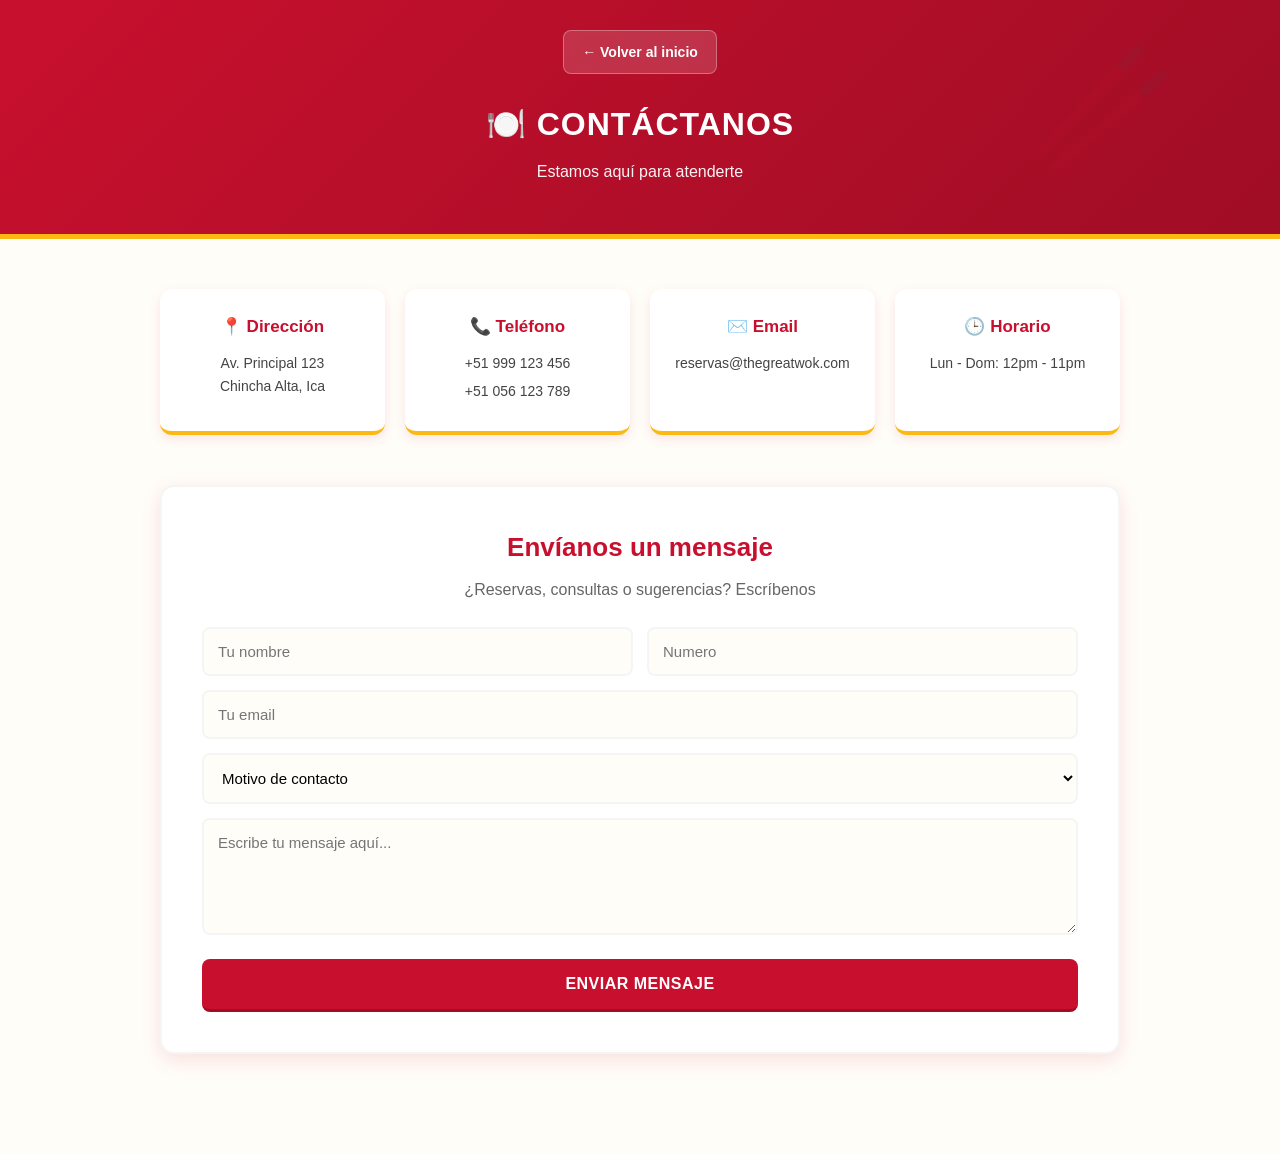
<file: contactos.html>
<!DOCTYPE html>
<html lang="es">
<head>
  <meta charset="UTF-8">
  <meta name="viewport" content="width=device-width, initial-scale=1.0">
  <title>Contáctanos - The Great Wok</title>
  <link rel="stylesheet" href="css/contactos.css">
</head>
<body>
  <header>
    <div class="header-content">
      <a href="index.html" class="btn-volver">← Volver al inicio</a>
      <h1>🍽️ Contáctanos</h1>
      <p>Estamos aquí para atenderte</p>
    </div>
  </header>

  <div class="container">
    
    <!-- Info del restaurante -->
    <section class="info-grid">
      <div class="info-card">
        <h3>📍 Dirección</h3>
        <p>Av. Principal 123<br>Chincha Alta, Ica</p>
      </div>
      <div class="info-card">
        <h3>📞 Teléfono</h3>
        <p>+51 999 123 456</p>
        <p>+51 056 123 789</p>
      </div>
      <div class="info-card">
        <h3>✉️ Email</h3>
        <p>reservas@thegreatwok.com</p>
      </div>
      <div class="info-card">
        <h3>🕒 Horario</h3>
        <p>Lun - Dom: 12pm - 11pm</p>
      </div>
    </section>

    <!-- Formulario de contacto -->
    <section class="form-section">
      <h2>Envíanos un mensaje</h2>
      <p>¿Reservas, consultas o sugerencias? Escríbenos</p>
      
      <!-- ... todo igual hasta el formulario ... -->
<form id="formContacto">
  <div class="form-row">
    <input type="text" placeholder="Tu nombre" required>
    <input type="tel" id="telefono" placeholder="Numero" maxlength="9" required>
  </div>
  <input type="email" placeholder="Tu email" required>
  <select required>
    <option value="">Motivo de contacto</option>
    <option value="reserva">Reserva</option>
    <option value="consulta">Consulta</option>
    <option value="sugerencia">Sugerencia</option>
    <option value="delivery">Delivery</option>
  </select>
  <textarea rows="5" placeholder="Escribe tu mensaje aquí..." required></textarea>
  <button class="btn" type="submit">Enviar mensaje</button>
</form>
<!-- ... resto igual ... -->

<!-- NOTIFICACIÓN ÉXITO -->
<div id="notificacion" class="notificacion">
  ✅ ¡Mensaje enviado correctamente!
</div>

<!-- NOTIFICACIÓN ERROR -->
<div id="notificacionError" class="notificacion error">
  ❌ El teléfono debe tener 9 dígitos
</div>

      <script src="js/contactos.js"></script>
      
</body>
</html>
</file>
<file: css/contactos.css>
* { 
  box-sizing: border-box; 
  font-family: 'Segoe UI', Tahoma, Geneva, Verdana, sans-serif; 
}

:root {
  --rojo-wok: #C8102E;        /* Rojo principal */
  --rojo-oscuro: #A00D25;     /* Rojo para hover */
  --amarillo-wok: #FDB913;    /* Amarillo/Dorado */
  --amarillo-oscuro: #E5A610; /* Amarillo para hover */
  --negro: #1A1A1A;           /* Textos y footer */
  --crema: #FFFDF8;           /* Fondo cálido */
  --gris: #F5F5F5;            /* Fondos secundarios */
}

body { 
  margin: 0; 
  background: var(--crema); 
  color: var(--negro); 
  line-height: 1.6;
}

/* HEADER */
header {
  background: linear-gradient(135deg, var(--rojo-wok) 0%, var(--rojo-oscuro) 100%);
  color: white;
  padding: 30px 20px 50px;
  text-align: center;
  position: relative;
  border-bottom: 5px solid var(--amarillo-wok);
  overflow: hidden;
}

.header-content {
  max-width: 1000px;
  margin: 0 auto;
  position: relative;
  z-index: 1;
}

header h1 { 
  font-size: 32px; 
  margin: 15px 0 8px; 
  font-weight: 800;
  letter-spacing: 1px;
  text-transform: uppercase;
}

header p {
  margin: 0;
  font-size: 16px;
  opacity: 0.95;
}

header::after {
  content: "🥢";
  position: absolute;
  font-size: 120px;
  opacity: 0.08;
  right: 8%;
  top: 10px;
  z-index: 0;
}

/* BOTÓN VOLVER DENTRO DEL HEADER */
.btn-volver {
  display: inline-block;
  background: rgba(255, 255, 255, 0.15);
  color: white;
  padding: 10px 18px;
  border-radius: 8px;
  text-decoration: none;
  font-size: 14px;
  font-weight: 600;
  backdrop-filter: blur(5px);
  border: 1px solid rgba(255, 255, 255, 0.3);
  transition: all 0.3s;
  margin-bottom: 10px;
}

.btn-volver:hover {
  background: var(--amarillo-wok);
  color: var(--negro);
  transform: translateX(-3px);
}

.container { 
  max-width: 1000px; 
  margin: 0 auto; 
  padding: 50px 20px; 
}

/* INFO DEL RESTAURANTE */
.info-grid {
  display: grid;
  grid-template-columns: repeat(auto-fit, minmax(220px, 1fr));
  gap: 20px;
  margin-bottom: 50px;
}

.info-card {
  background: white;
  padding: 24px;
  border-radius: 12px;
  box-shadow: 0 4px 12px rgba(200, 16, 46, 0.1);
  text-align: center;
  border-bottom: 4px solid var(--amarillo-wok);
  transition: transform 0.3s;
}

.info-card:hover {
  transform: translateY(-4px);
  box-shadow: 0 6px 16px rgba(200, 16, 46, 0.15);
}

.info-card h3 {
  margin: 0 0 12px;
  font-size: 17px;
  color: var(--rojo-wok);
  font-weight: 700;
}

.info-card p {
  margin: 5px 0;
  font-size: 14px;
  color: #444;
}

/* FORMULARIO */
.form-section {
  background: white;
  padding: 40px;
  border-radius: 14px;
  box-shadow: 0 6px 20px rgba(200, 16, 46, 0.12);
  margin-bottom: 50px;
  border: 2px solid var(--gris);
}

.form-section h2 {
  margin: 0 0 8px;
  font-size: 26px;
  color: var(--rojo-wok);
  text-align: center;
  font-weight: 800;
}

.form-section > p {
  margin: 0 0 25px;
  color: #666;
  text-align: center;
}

form {
  display: flex;
  flex-direction: column;
  gap: 14px;
}

.form-row {
  display: grid;
  grid-template-columns: 1fr 1fr;
  gap: 14px;
}

form input,
form select,
form textarea {
  width: 100%;
  padding: 14px;
  border: 2px solid var(--gris);
  border-radius: 8px;
  font-size: 15px;
  background: var(--crema);
  transition: all 0.2s;
  font-family: inherit;
}

form input:focus,
form select:focus,
form textarea:focus {
  outline: none;
  border-color: var(--amarillo-wok);
  background: white;
  box-shadow: 0 0 0 3px rgba(253, 185, 19, 0.2);
}

/* BOTÓN PRINCIPAL */
.btn { 
  background: var(--rojo-wok); 
  color: white; 
  border: none; 
  padding: 16px; 
  border-radius: 8px; 
  cursor: pointer; 
  font-weight: 800;
  font-size: 16px;
  letter-spacing: 0.5px;
  text-transform: uppercase;
  transition: all 0.3s;
  margin-top: 10px;
  border-bottom: 3px solid var(--rojo-oscuro);
}

.btn:hover { 
  background: var(--rojo-oscuro); 
  transform: translateY(-2px);
  box-shadow: 0 6px 16px rgba(200, 16, 46, 0.4);
}

/* MAPA */
.mapa h2 {
  font-size: 24px;
  margin-bottom: 20px;
  color: var(--rojo-wok);
  text-align: center;
  font-weight: 700;
}

.mapa-placeholder {
  background: var(--gris);
  height: 320px;
  border-radius: 12px;
  display: flex;
  align-items: center;
  justify-content: center;
  color: #555;
  font-size: 15px;
  border: 3px dashed var(--amarillo-wok);
  font-weight: 500;
}

footer {
  background: var(--negro);
  color: white;
  text-align: center;
  padding: 25px;
  font-size: 14px;
  margin-top: 20px;
  border-top: 4px solid var(--amarillo-wok);
}

/* NOTIFICACIÓN */
.notificacion {
  position: fixed;
  top: 20px;
  right: 20px;
  background: var(--amarillo-wok);
  color: var(--negro);
  padding: 16px 24px;
  border-radius: 10px;
  box-shadow: 0 6px 20px rgba(0,0,0,0.2);
  font-weight: 700;
  font-size: 15px;
  z-index: 9999;
  transform: translateX(400px);
  opacity: 0;
  transition: all 0.4s ease;
  border-left: 5px solid var(--rojo-wok);
}

.notificacion.mostrar {
  transform: translateX(0);
  opacity: 1;
}

/* NOTIFICACIÓN DE ERROR */
.notificacion.error {
  background: #fee2e2;
  color: #b91c1c;
  border-left: 5px solid #b91c1c;
}

@media (max-width: 600px) {
  .form-row {
    grid-template-columns: 1fr;
  }
  .form-section {
    padding: 25px 20px;
  }
  header h1 {
    font-size: 26px;
  }
  .notificacion {
    right: 10px;
    left: 10px;
    top: 10px;
    text-align: center;
  }
}
</file>
